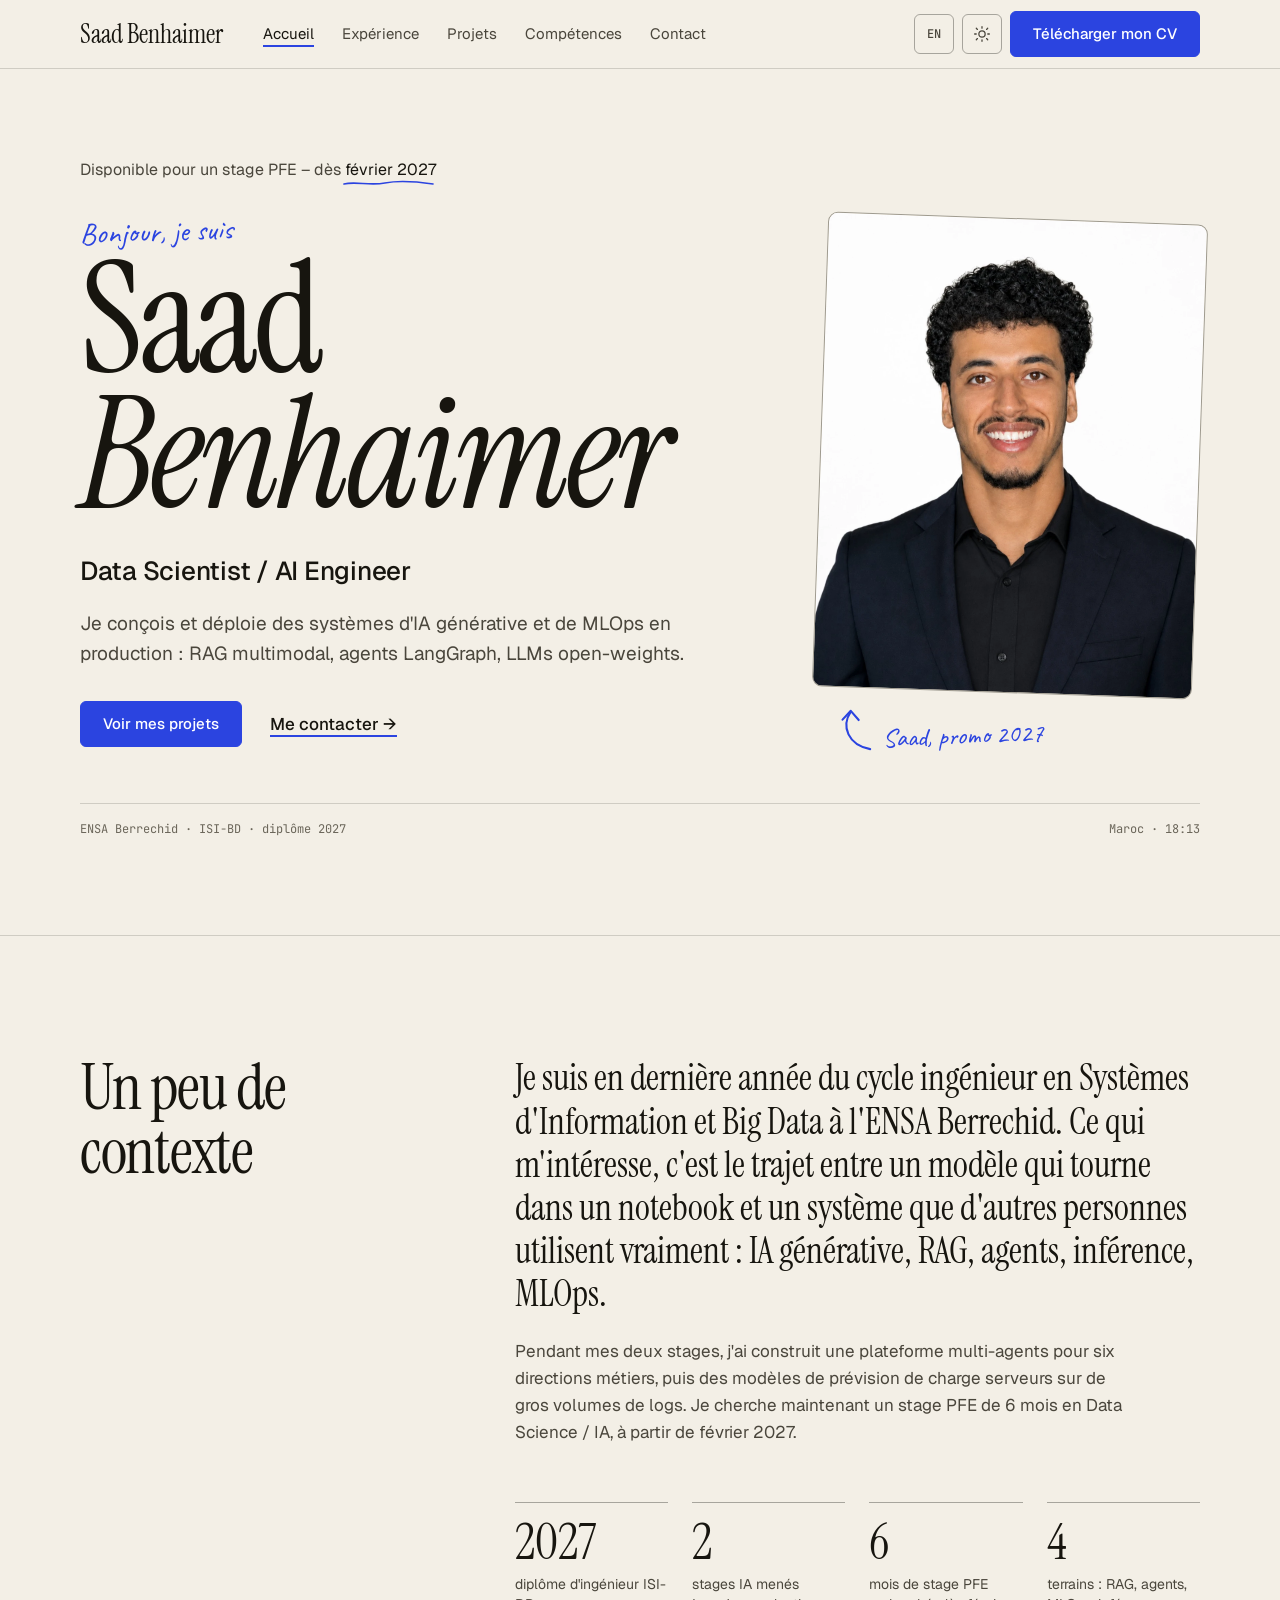
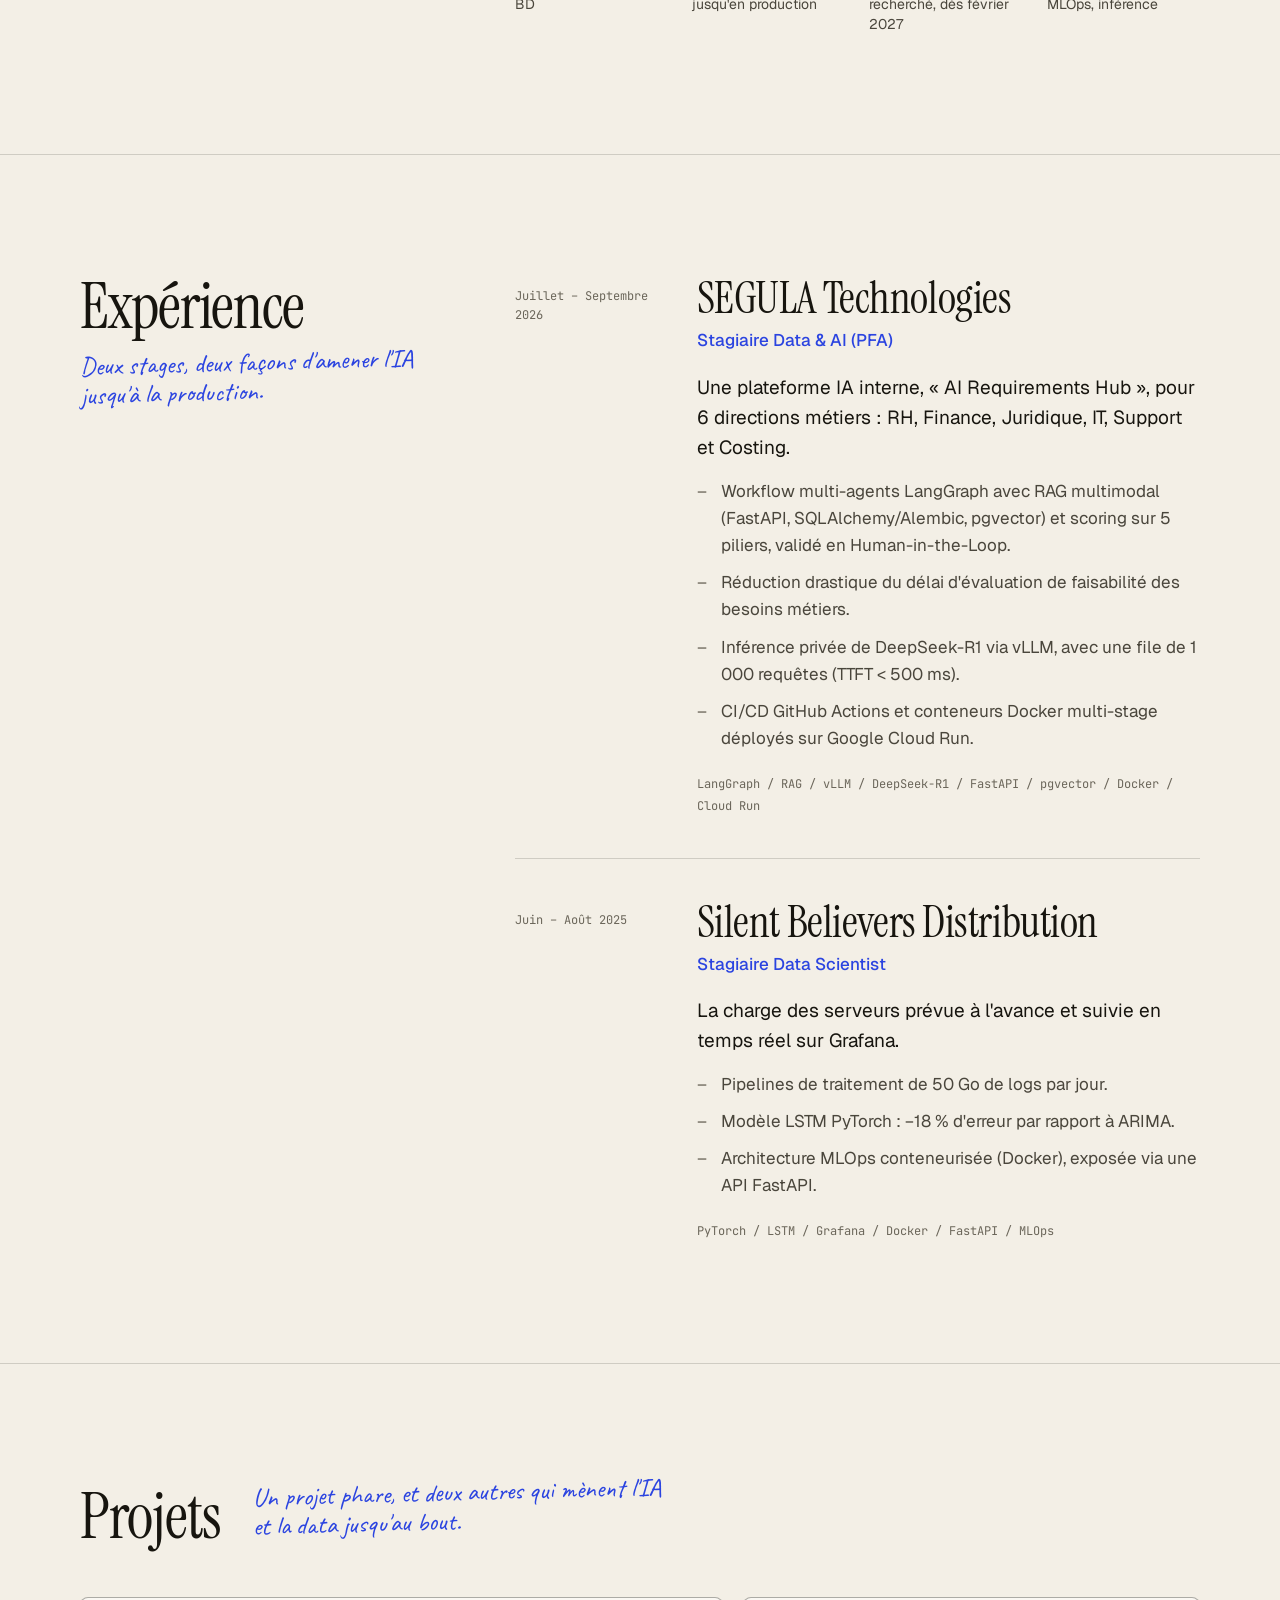
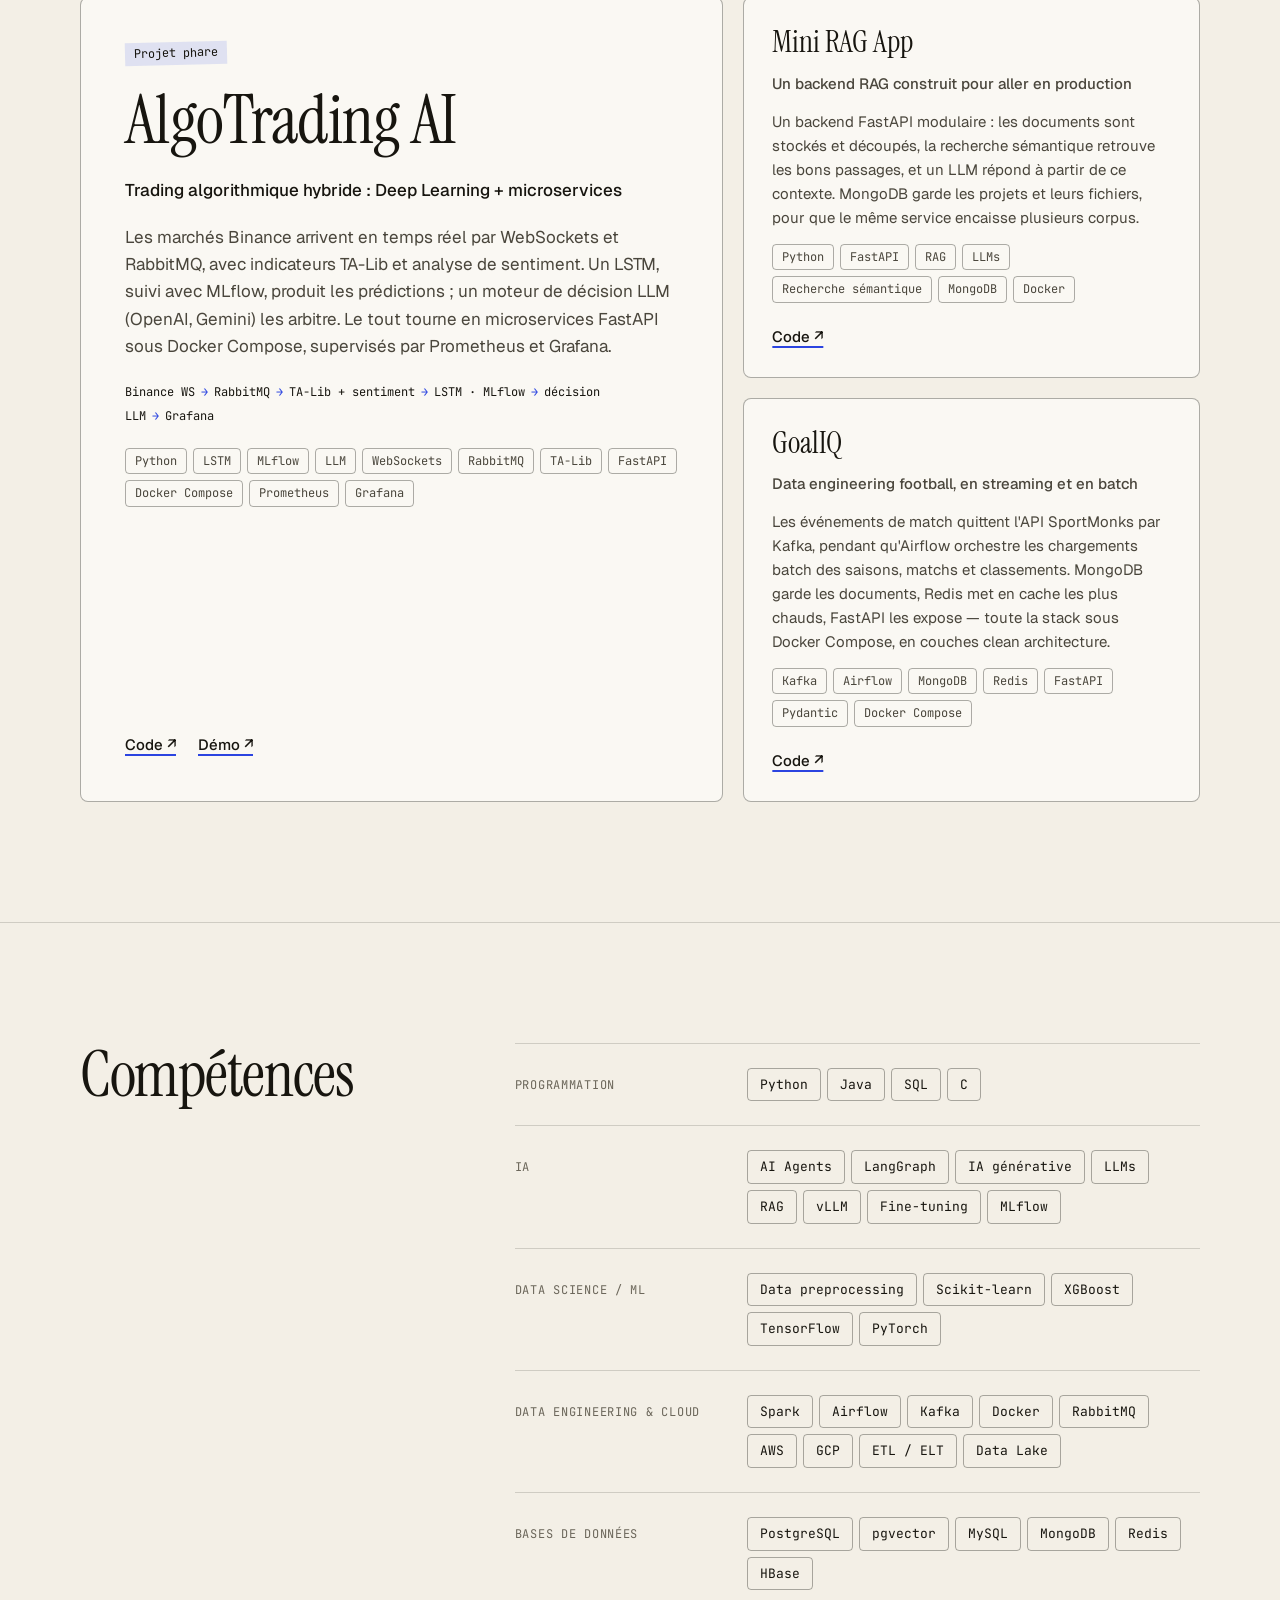
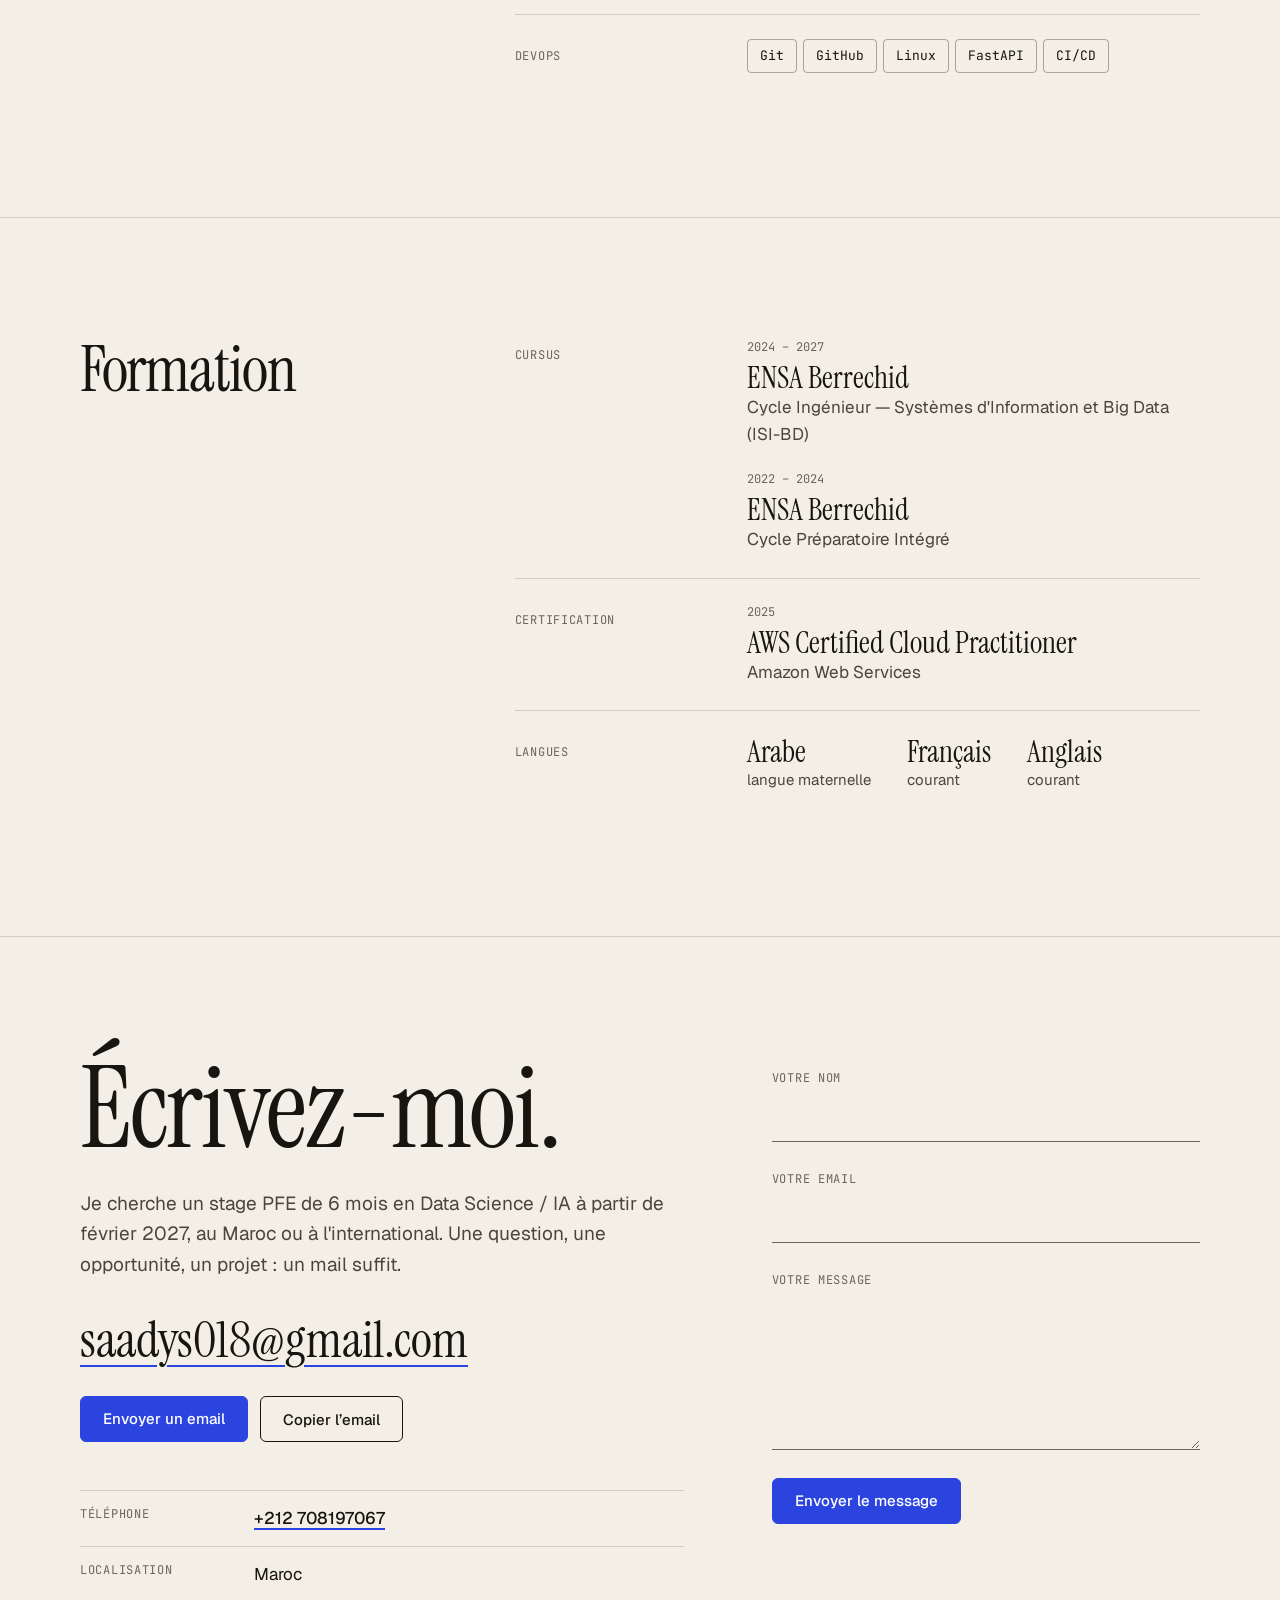
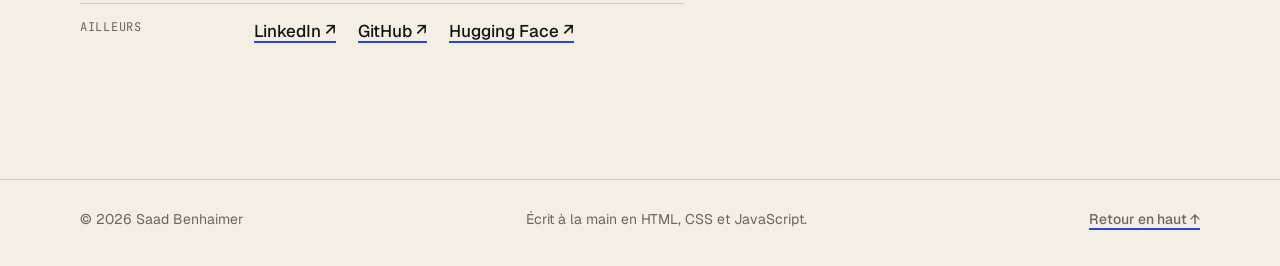
<file: index.html>
<!doctype html>
<html lang="fr" data-theme="dark">
<head>
<meta charset="utf-8">
<meta name="viewport" content="width=device-width, initial-scale=1">
<title>Saad Benhaimer — Data Scientist / AI Engineer</title>

<meta name="description" content="Saad Benhaimer, élève ingénieur en Systèmes d'Information et Big Data à l'ENSA Berrechid (promo 2027). À la recherche d'un stage PFE de 6 mois en Data Science / IA dès février 2027. IA générative, RAG, agents LangGraph, MLOps.">
<meta name="author" content="Saad Benhaimer">
<meta name="theme-color" content="#121110" media="(prefers-color-scheme: dark)">
<meta name="theme-color" content="#F3EFE6" media="(prefers-color-scheme: light)">
<link rel="canonical" href="https://saad-benhaimer.vercel.app/">

<meta property="og:type" content="website">
<meta property="og:locale" content="fr_FR">
<meta property="og:title" content="Saad Benhaimer — Data Scientist / AI Engineer">
<meta property="og:description" content="Élève ingénieur ISI-BD (ENSA Berrechid, promo 2027). Stage PFE de 6 mois en Data Science / IA dès février 2027.">
<meta property="og:url" content="https://saad-benhaimer.vercel.app/">
<meta name="twitter:card" content="summary_large_image">

<link rel="icon" href="assets/img/favicon.svg" type="image/svg+xml">
<link rel="apple-touch-icon" href="assets/img/favicon.svg">

<!-- Thème appliqué AVANT le premier paint : aucun flash, aucun saut -->
<script>
(function () {
  try {
    var s = localStorage.getItem('sb-theme');
    var t = (s === 'light' || s === 'dark')
      ? s
      : (window.matchMedia('(prefers-color-scheme: light)').matches ? 'light' : 'dark');
    document.documentElement.setAttribute('data-theme', t);
    var l = localStorage.getItem('sb-lang');
    if (l === 'en') document.documentElement.setAttribute('data-lang', 'en');
  } catch (e) {}
})();
</script>

<link rel="preconnect" href="https://fonts.googleapis.com">
<link rel="preconnect" href="https://fonts.gstatic.com" crossorigin>
<link rel="preload" as="style" href="https://fonts.googleapis.com/css2?family=Instrument+Serif:ital@0;1&amp;family=Geist:wght@400;500;600&amp;family=JetBrains+Mono:wght@400;500&amp;family=Caveat:wght@500&amp;display=swap">
<link rel="stylesheet" href="https://fonts.googleapis.com/css2?family=Instrument+Serif:ital@0;1&amp;family=Geist:wght@400;500;600&amp;family=JetBrains+Mono:wght@400;500&amp;family=Caveat:wght@500&amp;display=swap">
<link rel="stylesheet" href="assets/css/styles.css?v=2">

<script type="application/ld+json">
{
  "@context": "https://schema.org",
  "@type": "Person",
  "name": "Saad Benhaimer",
  "jobTitle": "Data Scientist / AI Engineer",
  "email": "mailto:saadys018@gmail.com",
  "telephone": "+212708197067",
  "address": { "@type": "PostalAddress", "addressCountry": "MA" },
  "alumniOf": { "@type": "CollegeOrUniversity", "name": "ENSA Berrechid" },
  "knowsAbout": ["Data Science", "Machine Learning", "IA générative", "RAG", "LangGraph", "MLOps", "LLMs"],
  "seeks": "Stage PFE 6 mois en Data Science / IA — février 2027"
}
</script>
</head>

<body>
<a class="skip-link" href="#accueil" data-en="Skip to content">Aller au contenu</a>

<!-- ══════════════════ NAVBAR ══════════════════ -->
<header class="site-header" id="site-header">
  <div class="shell header-inner">
    <a class="brand" href="#accueil">Saad Benhaimer</a>

    <nav class="nav" id="primary-nav" aria-label="Navigation principale">
      <a href="#accueil"      class="nav-link is-active" data-en="Home">Accueil</a>
      <a href="#experience"   class="nav-link" data-en="Experience">Expérience</a>
      <a href="#projets"      class="nav-link" data-en="Projects">Projets</a>
      <a href="#competences"  class="nav-link" data-en="Skills">Compétences</a>
      <a href="#contact"      class="nav-link" data-en="Contact">Contact</a>
    </nav>

    <div class="header-actions">
      <button type="button" class="icon-btn" id="lang-btn" aria-label="Switch to English" title="Switch to English">
        <span id="lang-label">EN</span>
      </button>

      <button type="button" class="icon-btn" id="theme-btn" aria-label="Changer de thème" title="Changer de thème" aria-pressed="false">
        <svg class="ico ico-moon" width="18" height="18" viewBox="0 0 24 24" fill="none" stroke="currentColor" stroke-width="1.7" stroke-linecap="round" stroke-linejoin="round" aria-hidden="true"><path d="M12 3a6 6 0 0 0 9 9 9 9 0 1 1-9-9Z"/></svg>
        <svg class="ico ico-sun" width="18" height="18" viewBox="0 0 24 24" fill="none" stroke="currentColor" stroke-width="1.7" stroke-linecap="round" stroke-linejoin="round" aria-hidden="true"><circle cx="12" cy="12" r="4.2"/><path d="M12 2.2v2.1M12 19.7v2.1M4.4 4.4l1.5 1.5M18.1 18.1l1.5 1.5M2.2 12h2.1M19.7 12h2.1M4.4 19.6l1.5-1.5M18.1 5.9l1.5-1.5"/></svg>
      </button>

      <a class="btn btn-primary btn-cv" href="assets/cv/Saad_Benhaimer_CV.pdf?v=3" download data-en="Download my CV">Télécharger mon CV</a>

      <button type="button" class="icon-btn burger" id="burger" aria-label="Ouvrir le menu" aria-expanded="false" aria-controls="mobile-menu">
        <svg width="18" height="18" viewBox="0 0 24 24" fill="none" stroke="currentColor" stroke-width="1.8" stroke-linecap="round" aria-hidden="true"><path d="M3.5 7h17M3.5 12h17M3.5 17h17"/></svg>
      </button>
    </div>
  </div>

  <nav class="mobile-menu" id="mobile-menu" aria-label="Navigation mobile" hidden>
    <a href="#accueil"     data-en="Home">Accueil</a>
    <a href="#a-propos"    data-en="About">À propos</a>
    <a href="#experience"  data-en="Experience">Expérience</a>
    <a href="#projets"     data-en="Projects">Projets</a>
    <a href="#competences" data-en="Skills">Compétences</a>
    <a href="#formation"   data-en="Education">Formation</a>
    <a href="#contact"     data-en="Contact">Contact</a>
    <a href="assets/cv/Saad_Benhaimer_CV.pdf?v=3" download class="mobile-cv" data-en="Download my CV">Télécharger mon CV ↓</a>
  </nav>
</header>

<main>

<!-- ══════════════════ HERO ══════════════════ -->
<section id="accueil" class="hero">
  <div class="shell hero-inner">
    <div class="hero-text">
      <p class="hero-avail">
        <span data-en="Available for an end-of-studies internship – from">Disponible pour un stage PFE – dès</span>
        <span class="squiggle">
          <span data-en="February 2027">février 2027</span>
          <svg viewBox="0 0 200 14" preserveAspectRatio="none" aria-hidden="true"><path d="M2 8 C 28 2, 58 12, 92 6 S 160 3, 198 8" fill="none" stroke="currentColor" stroke-width="3.2" stroke-linecap="round"/></svg>
        </span>
      </p>

      <p class="hand hero-hello" data-en="Hello, I am">Bonjour, je suis</p>
      <h1 class="hero-name">Saad <em>Benhaimer</em></h1>
      <p class="hero-role">Data Scientist / AI Engineer</p>
      <p class="hero-pitch" data-en="I design and ship generative-AI and MLOps systems into production: multimodal RAG, LangGraph agents, open-weight LLMs.">Je conçois et déploie des systèmes d'IA générative et de MLOps en production : RAG multimodal, agents LangGraph, LLMs open-weights.</p>

      <div class="hero-cta">
        <a class="btn btn-primary" href="#projets" data-en="See my projects">Voir mes projets</a>
        <a class="link-accent" href="#contact" data-en="Get in touch →">Me contacter →</a>
      </div>
    </div>

    <figure class="hero-figure">
      <div class="photo">
        <img src="assets/img/saad.webp" alt="Portrait de Saad Benhaimer" width="1122" height="1402" loading="eager" decoding="async" id="hero-photo">
        <div class="photo-ph" id="photo-ph" aria-hidden="true">
          <span class="photo-initials">SB</span>
          <span class="hand photo-hint">ta photo ici → assets/img/saad.webp</span>
        </div>
      </div>
      <figcaption class="hand photo-caption">
        <svg width="38" height="48" viewBox="0 0 40 50" fill="none" stroke="currentColor" stroke-width="2.2" stroke-linecap="round" stroke-linejoin="round" aria-hidden="true"><path d="M33 47C10 42 3 22 14 7"/><path d="M5 15l9-9 8 10"/></svg>
        <span data-en="Saad, class of 2027">Saad, promo 2027</span>
      </figcaption>
    </figure>

    <p class="hero-meta">
      <span data-en="ENSA Berrechid · ISI-BD · graduating 2027">ENSA Berrechid · ISI-BD · diplôme 2027</span>
      <span><span data-en="Morocco">Maroc</span> · <time id="clock">—:—</time></span>
    </p>
  </div>
</section>

<!-- ══════════════════ À PROPOS ══════════════════ -->
<section id="a-propos" class="band">
  <div class="shell cols">
    <div class="col-4">
      <h2 class="h-serif" data-en="A bit of context">Un peu de contexte</h2>
    </div>
    <div class="col-8">
      <p class="lede" data-en="I am in the final year of the engineering programme in Information Systems &amp; Big Data at ENSA Berrechid. What interests me is the journey between a model running in a notebook and a system other people actually use: generative AI, RAG, agents, inference, MLOps.">Je suis en dernière année du cycle ingénieur en Systèmes d'Information et Big Data à l'ENSA Berrechid. Ce qui m'intéresse, c'est le trajet entre un modèle qui tourne dans un notebook et un système que d'autres personnes utilisent vraiment : IA générative, RAG, agents, inférence, MLOps.</p>
      <p class="muted about-p" data-en="During my two internships I built a multi-agent platform for six business departments, then server-load forecasting models on large volumes of logs. I am now looking for a 6-month end-of-studies internship in Data Science / AI, starting February 2027.">Pendant mes deux stages, j'ai construit une plateforme multi-agents pour six directions métiers, puis des modèles de prévision de charge serveurs sur de gros volumes de logs. Je cherche maintenant un stage PFE de 6 mois en Data Science / IA, à partir de février 2027.</p>

      <div class="stats">
        <div class="stat"><p class="stat-n">2027</p><p class="stat-l" data-en="engineering degree, ISI-BD">diplôme d'ingénieur ISI-BD</p></div>
        <div class="stat"><p class="stat-n">2</p><p class="stat-l" data-en="AI internships taken through to production">stages IA menés jusqu'en production</p></div>
        <div class="stat"><p class="stat-n">6</p><p class="stat-l" data-en="months of end-of-studies internship, from February 2027">mois de stage PFE recherché, dès février 2027</p></div>
        <div class="stat"><p class="stat-n">4</p><p class="stat-l" data-en="fields: RAG, agents, MLOps, inference">terrains : RAG, agents, MLOps, inférence</p></div>
      </div>
    </div>
  </div>
</section>

<!-- ══════════════════ EXPÉRIENCE ══════════════════ -->
<section id="experience" class="band">
  <div class="shell cols">
    <div class="col-4">
      <h2 class="h-serif" data-en="Experience">Expérience</h2>
      <p class="hand section-note" data-en="Two internships, two ways of taking AI all the way to production.">Deux stages, deux façons d'amener l'IA jusqu'à la production.</p>
    </div>

    <div class="col-8">
      <article class="xp">
        <p class="xp-date" data-en="July – September 2026">Juillet – Septembre 2026</p>
        <div class="xp-body">
          <h3 class="xp-org">SEGULA Technologies</h3>
          <p class="xp-role" data-en="Data &amp; AI Intern (PFA)">Stagiaire Data &amp; AI (PFA)</p>
          <p class="xp-lede" data-en="An internal AI platform, “AI Requirements Hub”, for 6 business departments: HR, Finance, Legal, IT, Support and Costing.">Une plateforme IA interne, « AI Requirements Hub », pour 6 directions métiers : RH, Finance, Juridique, IT, Support et Costing.</p>
          <ul class="dash-list">
            <li data-en="LangGraph multi-agent workflow with multimodal RAG (FastAPI, SQLAlchemy/Alembic, pgvector) and 5-pillar scoring, validated Human-in-the-Loop.">Workflow multi-agents LangGraph avec RAG multimodal (FastAPI, SQLAlchemy/Alembic, pgvector) et scoring sur 5 piliers, validé en Human-in-the-Loop.</li>
            <li data-en="Drastic reduction of the feasibility-assessment lead time for business requirements.">Réduction drastique du délai d'évaluation de faisabilité des besoins métiers.</li>
            <li data-en="Private inference of DeepSeek-R1 via vLLM, with a 1,000-request queue (TTFT &lt; 500 ms).">Inférence privée de DeepSeek-R1 via vLLM, avec une file de 1 000 requêtes (TTFT &lt; 500 ms).</li>
            <li data-en="GitHub Actions CI/CD and multi-stage Docker containers deployed on Google Cloud Run.">CI/CD GitHub Actions et conteneurs Docker multi-stage déployés sur Google Cloud Run.</li>
          </ul>
          <p class="mono-stack">LangGraph / RAG / vLLM / DeepSeek-R1 / FastAPI / pgvector / Docker / Cloud Run</p>
        </div>
      </article>

      <article class="xp xp-sep">
        <p class="xp-date" data-en="June – August 2025">Juin – Août 2025</p>
        <div class="xp-body">
          <h3 class="xp-org">Silent Believers Distribution</h3>
          <p class="xp-role" data-en="Data Scientist Intern">Stagiaire Data Scientist</p>
          <p class="xp-lede" data-en="Server load forecast ahead of time and tracked live on Grafana.">La charge des serveurs prévue à l'avance et suivie en temps réel sur Grafana.</p>
          <ul class="dash-list">
            <li data-en="Pipelines processing 50 GB of logs per day.">Pipelines de traitement de 50 Go de logs par jour.</li>
            <li data-en="PyTorch LSTM model: −18 % error compared with ARIMA.">Modèle LSTM PyTorch : −18 % d'erreur par rapport à ARIMA.</li>
            <li data-en="Containerised MLOps architecture (Docker), exposed through a FastAPI API.">Architecture MLOps conteneurisée (Docker), exposée via une API FastAPI.</li>
          </ul>
          <p class="mono-stack">PyTorch / LSTM / Grafana / Docker / FastAPI / MLOps</p>
        </div>
      </article>
    </div>
  </div>
</section>

<!-- ══════════════════ PROJETS ══════════════════ -->
<section id="projets" class="band">
  <div class="shell">
    <div class="section-head">
      <h2 class="h-serif" data-en="Projects">Projets</h2>
      <p class="hand section-note" data-en="One flagship project, and two more that take AI and data all the way.">Un projet phare, et deux autres qui mènent l'IA et la data jusqu'au bout.</p>
    </div>

    <div class="projects">
      <article class="card card-main">
        <p class="badge" data-en="Flagship project">Projet phare</p>
        <h3 class="card-title">AlgoTrading AI</h3>
        <p class="card-sub" data-en="Hybrid algorithmic trading: Deep Learning + microservices">Trading algorithmique hybride : Deep Learning + microservices</p>
        <p class="muted" data-en="Binance markets stream in live over WebSockets and RabbitMQ, with TA-Lib indicators and sentiment analysis. An LSTM, tracked with MLflow, produces the predictions; an LLM decision engine (OpenAI, Gemini) arbitrates them. Everything runs as FastAPI microservices under Docker Compose, supervised by Prometheus and Grafana.">Les marchés Binance arrivent en temps réel par WebSockets et RabbitMQ, avec indicateurs TA-Lib et analyse de sentiment. Un LSTM, suivi avec MLflow, produit les prédictions ; un moteur de décision LLM (OpenAI, Gemini) les arbitre. Le tout tourne en microservices FastAPI sous Docker Compose, supervisés par Prometheus et Grafana.</p>

        <p class="pipeline">Binance WS<i>→</i>RabbitMQ<i>→</i><span data-en="TA-Lib + sentiment">TA-Lib + sentiment</span><i>→</i>LSTM · MLflow<i>→</i><span data-en="LLM decision">décision LLM</span><i>→</i>Grafana</p>

        <div class="tags">
          <span class="tag">Python</span><span class="tag">LSTM</span><span class="tag">MLflow</span><span class="tag">LLM</span><span class="tag">WebSockets</span><span class="tag">RabbitMQ</span><span class="tag">TA-Lib</span><span class="tag">FastAPI</span><span class="tag">Docker Compose</span><span class="tag">Prometheus</span><span class="tag">Grafana</span>
        </div>

        <div class="card-links">
          <a class="link-accent" href="https://github.com/saadys" target="_blank" rel="noopener noreferrer">Code ↗</a>
          <a class="link-accent" href="https://github.com/saadys" target="_blank" rel="noopener noreferrer" data-en="Demo ↗">Démo ↗</a>
        </div>
      </article>

      <div class="projects-side">
        <article class="card card-side">
          <h3 class="side-title">Mini RAG App</h3>
          <p class="side-sub" data-en="A RAG backend built to go into production">Un backend RAG construit pour aller en production</p>
          <p class="muted" data-en="A modular FastAPI backend: documents are stored and chunked, semantic search finds the right passages, and an LLM answers from that retrieved context. MongoDB holds the projects and their assets, so the same service takes on several corpora.">Un backend FastAPI modulaire : les documents sont stockés et découpés, la recherche sémantique retrouve les bons passages, et un LLM répond à partir de ce contexte. MongoDB garde les projets et leurs fichiers, pour que le même service encaisse plusieurs corpus.</p>
          <div class="tags"><span class="tag">Python</span><span class="tag">FastAPI</span><span class="tag">RAG</span><span class="tag">LLMs</span><span class="tag" data-en="Semantic search">Recherche sémantique</span><span class="tag">MongoDB</span><span class="tag">Docker</span></div>
          <div class="card-links">
            <a class="link-accent" href="https://github.com/saadys/mini-rag-app" target="_blank" rel="noopener noreferrer">Code ↗</a>
          </div>
        </article>

        <article class="card card-side">
          <h3 class="side-title">GoalIQ</h3>
          <p class="side-sub" data-en="Football data engineering, streaming and batch">Data engineering football, en streaming et en batch</p>
          <p class="muted" data-en="Live match events leave the SportMonks API through Kafka, while Airflow orchestrates the batch loads of seasons, fixtures and standings. MongoDB keeps the documents, Redis caches the hot ones, FastAPI serves them — the whole stack under Docker Compose, in clean-architecture layers.">Les événements de match quittent l'API SportMonks par Kafka, pendant qu'Airflow orchestre les chargements batch des saisons, matchs et classements. MongoDB garde les documents, Redis met en cache les plus chauds, FastAPI les expose — toute la stack sous Docker Compose, en couches clean architecture.</p>
          <div class="tags"><span class="tag">Kafka</span><span class="tag">Airflow</span><span class="tag">MongoDB</span><span class="tag">Redis</span><span class="tag">FastAPI</span><span class="tag">Pydantic</span><span class="tag">Docker Compose</span></div>
          <div class="card-links">
            <a class="link-accent" href="https://github.com/saadys/GoalIQ-" target="_blank" rel="noopener noreferrer">Code ↗</a>
          </div>
        </article>
      </div>
    </div>
  </div>
</section>

<!-- ══════════════════ COMPÉTENCES ══════════════════ -->
<section id="competences" class="band">
  <div class="shell cols">
    <div class="col-4">
      <h2 class="h-serif" data-en="Skills">Compétences</h2>
    </div>
    <div class="col-8">
      <div class="skill-row">
        <h3 class="skill-group" data-en="Programming">Programmation</h3>
        <div class="tags tags-lg"><span class="tag">Python</span><span class="tag">Java</span><span class="tag">SQL</span><span class="tag">C</span></div>
      </div>
      <div class="skill-row">
        <h3 class="skill-group" data-en="AI">IA</h3>
        <div class="tags tags-lg"><span class="tag">AI Agents</span><span class="tag">LangGraph</span><span class="tag" data-en="Generative AI">IA générative</span><span class="tag">LLMs</span><span class="tag">RAG</span><span class="tag">vLLM</span><span class="tag">Fine-tuning</span><span class="tag">MLflow</span></div>
      </div>
      <div class="skill-row">
        <h3 class="skill-group">Data Science / ML</h3>
        <div class="tags tags-lg"><span class="tag">Data preprocessing</span><span class="tag">Scikit-learn</span><span class="tag">XGBoost</span><span class="tag">TensorFlow</span><span class="tag">PyTorch</span></div>
      </div>
      <div class="skill-row">
        <h3 class="skill-group">Data Engineering &amp; Cloud</h3>
        <div class="tags tags-lg"><span class="tag">Spark</span><span class="tag">Airflow</span><span class="tag">Kafka</span><span class="tag">Docker</span><span class="tag">RabbitMQ</span><span class="tag">AWS</span><span class="tag">GCP</span><span class="tag">ETL / ELT</span><span class="tag">Data Lake</span></div>
      </div>
      <div class="skill-row">
        <h3 class="skill-group" data-en="Databases">Bases de données</h3>
        <div class="tags tags-lg"><span class="tag">PostgreSQL</span><span class="tag">pgvector</span><span class="tag">MySQL</span><span class="tag">MongoDB</span><span class="tag">Redis</span><span class="tag">HBase</span></div>
      </div>
      <div class="skill-row">
        <h3 class="skill-group">DevOps</h3>
        <div class="tags tags-lg"><span class="tag">Git</span><span class="tag">GitHub</span><span class="tag">Linux</span><span class="tag">FastAPI</span><span class="tag">CI/CD</span></div>
      </div>
    </div>
  </div>
</section>

<!-- ══════════════════ FORMATION ══════════════════ -->
<section id="formation" class="band">
  <div class="shell cols">
    <div class="col-4">
      <h2 class="h-serif" data-en="Education">Formation</h2>
    </div>
    <div class="col-8">
      <div class="skill-row skill-row-first">
        <h3 class="skill-group" data-en="Programme">Cursus</h3>
        <div class="edu">
          <p class="mono-date">2024 – 2027</p>
          <p class="edu-title">ENSA Berrechid</p>
          <p class="muted" data-en="Engineering programme — Information Systems &amp; Big Data (ISI-BD)">Cycle Ingénieur — Systèmes d'Information et Big Data (ISI-BD)</p>
          <p class="mono-date edu-gap">2022 – 2024</p>
          <p class="edu-title">ENSA Berrechid</p>
          <p class="muted" data-en="Integrated preparatory cycle">Cycle Préparatoire Intégré</p>
        </div>
      </div>

      <div class="skill-row">
        <h3 class="skill-group" data-en="Certification">Certification</h3>
        <div class="edu">
          <p class="mono-date">2025</p>
          <p class="edu-title">AWS Certified Cloud Practitioner</p>
          <p class="muted">Amazon Web Services</p>
        </div>
      </div>

      <div class="skill-row">
        <h3 class="skill-group" data-en="Languages">Langues</h3>
        <div class="langs">
          <p><span class="lang-n" data-en="Arabic">Arabe</span><span class="muted lang-l" data-en="native">langue maternelle</span></p>
          <p><span class="lang-n" data-en="French">Français</span><span class="muted lang-l" data-en="fluent">courant</span></p>
          <p><span class="lang-n" data-en="English">Anglais</span><span class="muted lang-l" data-en="fluent">courant</span></p>
        </div>
      </div>
    </div>
  </div>
</section>

<!-- ══════════════════ CONTACT ══════════════════ -->
<section id="contact" class="band">
  <div class="shell contact-grid">
    <div class="contact-left">
      <h2 class="contact-h" data-en="Write to me.">Écrivez-moi.</h2>
      <p class="contact-lede" data-en="I am looking for a 6-month end-of-studies internship in Data Science / AI starting February 2027, in Morocco or abroad. A question, an opportunity, a project: one email is enough.">Je cherche un stage PFE de 6 mois en Data Science / IA à partir de février 2027, au Maroc ou à l'international. Une question, une opportunité, un projet : un mail suffit.</p>

      <a class="contact-mail" href="mailto:saadys018@gmail.com">saadys018@gmail.com</a>

      <div class="contact-actions">
        <a class="btn btn-primary" href="mailto:saadys018@gmail.com?subject=Stage%20PFE%20Data%20Science%20%2F%20IA" data-en="Send an email">Envoyer un email</a>
        <button type="button" class="btn btn-ghost" id="copy-btn" data-copy="saadys018@gmail.com" data-en="Copy email">Copier l'email</button>
      </div>

      <div class="contact-rows">
        <div class="crow"><span class="crow-k" data-en="Phone">Téléphone</span><a class="link-accent" href="tel:+212708197067">+212 708197067</a></div>
        <div class="crow"><span class="crow-k" data-en="Location">Localisation</span><span data-en="Morocco">Maroc</span></div>
        <div class="crow"><span class="crow-k" data-en="Elsewhere">Ailleurs</span>
          <span class="crow-links">
            <a class="link-accent" href="https://www.linkedin.com/in/saad-benhaimer-03a962287/" target="_blank" rel="noopener noreferrer">LinkedIn ↗</a>
            <a class="link-accent" href="https://github.com/saadys?tab=repositories" target="_blank" rel="noopener noreferrer">GitHub ↗</a>
            <a class="link-accent" href="https://huggingface.co/saadys018" target="_blank" rel="noopener noreferrer">Hugging Face ↗</a>
          </span>
        </div>
      </div>
    </div>

    <form class="contact-form" id="contact-form" novalidate>
      <label class="field">
        <span class="field-k" data-en="Your name">Votre nom</span>
        <input type="text" name="name" id="f-name" autocomplete="name" required>
      </label>
      <label class="field">
        <span class="field-k" data-en="Your email">Votre email</span>
        <input type="email" name="email" id="f-email" autocomplete="email" required>
      </label>
      <label class="field">
        <span class="field-k" data-en="Your message">Votre message</span>
        <textarea name="message" id="f-message" rows="5" required></textarea>
      </label>
      <button type="submit" class="btn btn-primary form-submit" data-en="Send the message">Envoyer le message</button>
      <p class="form-note" id="form-note" role="status" aria-live="polite"></p>
    </form>
  </div>
</section>

</main>

<!-- ══════════════════ FOOTER ══════════════════ -->
<footer class="site-footer">
  <div class="shell footer-inner">
    <p>© 2026 Saad Benhaimer</p>
    <p data-en="Hand-written in HTML, CSS and JavaScript.">Écrit à la main en HTML, CSS et JavaScript.</p>
    <a class="link-accent" href="#accueil" data-en="Back to top ↑">Retour en haut ↑</a>
  </div>
</footer>

<script src="assets/js/main.js?v=2" defer></script>
</body>
</html>
</file>
<file: assets/css/styles.css>
/* ============================================================
   Portfolio Saad Benhaimer — V2 « humanisée (éditoriale) »
   Valeurs reprises fidèlement du design de référence.
   ============================================================ */

/* ---------- 1. TOKENS ---------- */

:root {
  /* Dark = thème canonique du design */
  --bg:           #121110;
  --surface:      #1A1917;
  --text:         #ECE7DC;
  --text2:        #B5AEA0;
  --text3:        #8E887B;
  --rule:         rgba(236, 231, 220, .14);
  --rule-strong:  rgba(236, 231, 220, .30);
  --accent:       #8DA6FF;
  --accent-strong:#3F5BFF;
  --hl:           rgba(141, 166, 255, .20);
  --photo-bg:     #2A2823;
  --on-accent:    #ffffff;

  --serif: 'Instrument Serif', Georgia, 'Times New Roman', serif;
  --sans:  'Geist', ui-sans-serif, system-ui, -apple-system, 'Segoe UI', sans-serif;
  --mono:  'JetBrains Mono', ui-monospace, SFMono-Regular, Menlo, monospace;
  --hand:  'Caveat', 'Segoe Script', cursive;

  --shell:   1200px;
  --gutter:  40px;
  --band-y:  120px;
  --h1-min:  76px;
  --header-h: 68px;

  --ease: cubic-bezier(.2, .7, .3, 1);
  --t-fast: 120ms var(--ease);
  --t: 180ms var(--ease);

  color-scheme: dark;
}

/* Light : tokens du design (bg crème, accent bleu profond) */
:root[data-theme="light"] {
  --bg:           #F3EFE6;
  --surface:      #FAF8F3;
  --text:         #17150F;
  --text2:        #4A463C;
  --text3:        #6B665A;
  --rule:         rgba(23, 21, 15, .16);
  --rule-strong:  rgba(23, 21, 15, .34);
  --accent:       #2B44E0;
  --accent-strong:#2B44E0;
  --hl:           rgba(43, 68, 224, .13);
  --photo-bg:     #E6E0D2;
  color-scheme: light;
}

/* ---------- 2. RESET / BASE ---------- */

*, *::before, *::after { box-sizing: border-box; }

html {
  scroll-behavior: smooth;
  -webkit-text-size-adjust: 100%;
}

body {
  margin: 0;
  background: var(--bg);
  color: var(--text);
  font-family: var(--sans);
  font-size: 17px;
  line-height: 1.6;
  min-height: 100vh;
  -webkit-font-smoothing: antialiased;
  -moz-osx-font-smoothing: grayscale;
  overflow-wrap: break-word;
}

/* Le changement de thème ne doit pas déclencher de transition de masse :
   seules les couleurs locales des contrôles transitionnent. */
img, svg { display: block; max-width: 100%; }
a { color: inherit; }
p { margin: 0; }
h1, h2, h3 { margin: 0; font-weight: 400; }
ul { margin: 0; padding: 0; list-style: none; }
button { font-family: inherit; }

:focus-visible {
  outline: 2px solid var(--accent);
  outline-offset: 3px;
  border-radius: 3px;
}

::selection { background: var(--hl); color: var(--text); }

.shell {
  max-width: var(--shell);
  margin: 0 auto;
  padding-left: var(--gutter);
  padding-right: var(--gutter);
}

.muted { color: var(--text2); }

.skip-link {
  position: absolute;
  left: -9999px;
  top: 0;
  z-index: 100;
  padding: 10px 16px;
  background: var(--accent-strong);
  color: var(--on-accent);
  font-size: 14px;
  text-decoration: none;
  border-radius: 0 0 6px 0;
}
.skip-link:focus { left: 0; }

/* Ancrage : compense le header sticky, sans saut visuel */
section { scroll-margin-top: calc(var(--header-h) + 8px); }

/* ---------- 3. ÉLÉMENTS ÉDITORIAUX ---------- */

.h-serif {
  font-family: var(--serif);
  font-size: clamp(42px, 5vw, 68px);
  line-height: 1;
  letter-spacing: -.02em;
}

.hand {
  font-family: var(--hand);
  color: var(--accent);
  line-height: 1;
}

.section-note {
  margin-top: 14px;
  max-width: 16em;
  font-size: 26px;
  line-height: 1.1;
  transform: rotate(-1.5deg);
  transform-origin: left;
}

.mono-stack,
.mono-date {
  font-family: var(--mono);
  font-size: 12px;
  color: var(--text3);
}
.mono-stack { margin-top: 22px; line-height: 1.8; }

.link-accent {
  font-weight: 500;
  text-decoration: underline;
  text-decoration-color: var(--accent);
  text-underline-offset: 4px;
  text-decoration-thickness: 1.5px;
  transition: color var(--t-fast);
}
.link-accent:hover { color: var(--accent); }

.btn {
  display: inline-flex;
  align-items: center;
  justify-content: center;
  min-height: 46px;
  padding: 0 22px;
  border: 1px solid transparent;
  border-radius: 6px;
  font-size: 15px;
  font-weight: 500;
  text-decoration: none;
  cursor: pointer;
  white-space: nowrap;
  transition: background-color var(--t), border-color var(--t), color var(--t), transform var(--t-fast);
}
.btn:active { transform: translateY(1px); }

.btn-primary {
  background: var(--accent-strong);
  border-color: var(--accent-strong);
  color: var(--on-accent);
}
.btn-primary:hover { filter: brightness(1.12); }

.btn-ghost {
  background: transparent;
  border-color: var(--text);
  color: var(--text);
}
.btn-ghost:hover { background: var(--hl); border-color: var(--accent); }

.tags { display: flex; flex-wrap: wrap; gap: 6px; }
.tag {
  padding: 5px 9px;
  font-family: var(--mono);
  font-size: 12px;
  line-height: 1.2;
  color: var(--text2);
  border: 1px solid var(--rule-strong);
  border-radius: 4px;
  transition: border-color var(--t-fast), color var(--t-fast);
}
.tag:hover { border-color: var(--accent); color: var(--text); }
.tags-lg .tag { padding: 8px 12px; font-size: 13px; color: var(--text); }

/* ---------- 4. NAVBAR ---------- */

.site-header {
  position: sticky;
  top: 0;
  z-index: 20;
  background: var(--bg);
  border-bottom: 1px solid var(--rule);
}

.header-inner {
  padding-top: 8px;
  padding-bottom: 8px;
  min-height: var(--header-h);
  display: flex;
  flex-wrap: wrap;
  align-items: center;
  gap: 8px 40px;
}

.brand {
  font-family: var(--serif);
  font-size: 26px;
  line-height: 1;
  white-space: nowrap;
  text-decoration: none;
}

.nav {
  display: flex;
  flex-wrap: wrap;
  gap: 6px 28px;
  font-size: 15px;
}
.nav-link {
  color: var(--text2);
  text-decoration: none;
  text-decoration-color: var(--accent);
  text-decoration-thickness: 2px;
  text-underline-offset: 6px;
  transition: color var(--t-fast);
}
.nav-link:hover { color: var(--text); }
.nav-link.is-active {
  color: var(--text);
  text-decoration-line: underline;
}

.header-actions {
  margin-left: auto;
  display: flex;
  align-items: center;
  gap: 8px;
}

.icon-btn {
  width: 40px;
  height: 40px;
  flex: 0 0 auto;
  display: grid;
  place-items: center;
  border-radius: 6px;
  border: 1px solid var(--rule-strong);
  background: transparent;
  color: var(--text2);
  font: 500 12px var(--mono);
  cursor: pointer;
  transition: color var(--t-fast), border-color var(--t-fast), background-color var(--t-fast);
}
.icon-btn:hover { color: var(--text); border-color: var(--accent); }

/* Icône thème : une seule visible, bascule immédiate (pur CSS) */
.ico-sun { display: none; }
:root[data-theme="light"] .ico-moon { display: none; }
:root[data-theme="light"] .ico-sun  { display: block; }

.burger { display: none; }

.mobile-menu {
  display: none;
  border-top: 1px solid var(--rule);
  padding: 8px var(--gutter) 16px;
}
.mobile-menu a {
  display: block;
  padding: 11px 0;
  font-size: 17px;
  color: var(--text2);
  text-decoration: none;
  border-bottom: 1px solid var(--rule);
}
.mobile-menu a:hover,
.mobile-menu a.is-active { color: var(--text); }
.mobile-menu .mobile-cv {
  border-bottom: 0;
  margin-top: 6px;
  color: var(--accent);
  font-weight: 500;
}
.mobile-menu[hidden] { display: none; }
.site-header.menu-open .mobile-menu { display: block; }

/* ---------- 5. HERO ---------- */

.hero-inner {
  padding-top: 88px;
  padding-bottom: 96px;
  display: flex;
  flex-wrap: wrap;
  align-items: flex-end;
  gap: 56px 72px;
}

.hero-text { flex: 7 1 520px; min-width: 0; }

.hero-avail { font-size: 16px; color: var(--text2); }
.hero-avail > .squiggle { color: var(--text); }

.squiggle { position: relative; white-space: nowrap; }
.squiggle > svg {
  position: absolute;
  left: -2%;
  width: 104%;
  bottom: -7px;
  height: 7px;
  color: var(--accent);
}

.hero-hello {
  margin-top: 36px;
  font-size: 30px;
  transform: rotate(-2deg);
  transform-origin: left;
}

.hero-name {
  margin-top: 4px;
  font-family: var(--serif);
  font-size: clamp(var(--h1-min), 12vw, 168px);
  line-height: .88;
  letter-spacing: -.025em;
}
.hero-name em { display: block; font-style: italic; }

.hero-role {
  margin-top: 28px;
  font-size: 26px;
  font-weight: 500;
  letter-spacing: -.01em;
}

.hero-pitch {
  margin-top: 16px;
  max-width: 34em;
  font-size: 19px;
  color: var(--text2);
}

.hero-cta {
  margin-top: 32px;
  display: flex;
  flex-wrap: wrap;
  align-items: center;
  gap: 16px 28px;
}
.hero-cta .link-accent { text-underline-offset: 5px; }

.hero-figure {
  flex: 4 1 300px;
  max-width: 380px;
  margin: 0 0 0 auto;
}

.photo {
  position: relative;
  aspect-ratio: 4 / 5;
  border-radius: 10px;
  border: 1px solid var(--rule-strong);
  background: var(--photo-bg);
  transform: rotate(2deg);
  overflow: hidden;
}
/* L'image reste masquée tant qu'elle n'a pas réellement chargé :
   aucune icône « image cassée » si assets/img/saad.jpg n'existe pas encore. */
.photo img { display: none; }
.photo.has-img img {
  display: block;
  width: 100%;
  height: 100%;
  object-fit: cover;
  object-position: center 20%;
}
.photo-ph {
  position: absolute;
  inset: 0;
  display: flex;
  flex-direction: column;
  align-items: center;
  justify-content: center;
  gap: 4px;
  text-align: center;
  padding: 12px;
}
.photo-initials {
  font-family: var(--serif);
  font-style: italic;
  font-size: clamp(72px, 16vw, 120px);
  line-height: 1;
  color: var(--text3);
}
.photo-hint { font-size: 22px; }
/* Dès que la vraie photo est chargée, le placeholder disparaît (classe posée par le JS) */
.photo.has-img .photo-ph { display: none; }

.photo-caption {
  display: flex;
  align-items: flex-end;
  gap: 6px;
  margin: 6px 0 0 18px;
  font-size: 26px;
  transform: rotate(-2deg);
}

.hero-meta {
  flex: 1 1 100%;
  padding-top: 16px;
  border-top: 1px solid var(--rule);
  display: flex;
  flex-wrap: wrap;
  justify-content: space-between;
  gap: 6px 24px;
  font-family: var(--mono);
  font-size: 12px;
  color: var(--text3);
}

/* ---------- 6. BANDES & COLONNES ---------- */

.band { border-top: 1px solid var(--rule); }
.band > .shell {
  padding-top: var(--band-y);
  padding-bottom: var(--band-y);
}

.cols {
  display: flex;
  flex-wrap: wrap;
  gap: 36px 72px;
}
.col-4 { flex: 4 1 260px; min-width: 0; }
.col-8 { flex: 8 1 480px; min-width: 0; }

.section-head {
  margin-bottom: 48px;
  display: flex;
  flex-wrap: wrap;
  align-items: flex-end;
  gap: 8px 32px;
}
.section-head .section-note { margin: 0; padding-bottom: 8px; }

/* ---------- 7. À PROPOS ---------- */

.lede {
  max-width: 20em;
  font-family: var(--serif);
  font-size: 36px;
  line-height: 1.2;
}
.about-p { margin-top: 22px; max-width: 36em; }

.stats {
  margin-top: 56px;
  display: grid;
  grid-template-columns: repeat(auto-fit, minmax(130px, 1fr));
  gap: 32px 24px;
}
.stat { padding-top: 14px; border-top: 1px solid var(--rule-strong); }
.stat-n {
  white-space: nowrap;
  font-family: var(--serif);
  font-size: 50px;
  line-height: 1;
}
.stat-l { margin-top: 8px; font-size: 14px; line-height: 1.4; color: var(--text2); }

/* ---------- 8. EXPÉRIENCE ---------- */

.xp {
  display: flex;
  flex-wrap: wrap;
  gap: 14px 32px;
  padding-bottom: 40px;
}
.xp-sep {
  padding-top: 40px;
  padding-bottom: 0;
  border-top: 1px solid var(--rule);
}
.xp-date {
  flex: 0 0 150px;
  padding-top: 12px;
  font-family: var(--mono);
  font-size: 12px;
  color: var(--text3);
}
.xp-body { flex: 1 1 320px; min-width: 0; }
.xp-org {
  font-family: var(--serif);
  font-size: 44px;
  line-height: 1.05;
  letter-spacing: -.01em;
}
.xp-role { margin-top: 6px; font-weight: 500; color: var(--accent); }
.xp-lede { margin-top: 18px; font-size: 19px; }

.dash-list {
  margin-top: 14px;
  display: flex;
  flex-direction: column;
  gap: 10px;
  color: var(--text2);
}
.dash-list li { padding-left: 24px; position: relative; }
.dash-list li::before {
  content: "–";
  position: absolute;
  left: 0;
  color: var(--text3);
}

/* ---------- 9. PROJETS ---------- */

.projects {
  display: flex;
  flex-wrap: wrap;
  gap: 20px;
  align-items: stretch;
}

.card {
  display: flex;
  flex-direction: column;
  border-radius: 8px;
}

.card-main {
  flex: 7 1 480px;
  min-width: 0;
  padding: 44px;
  gap: 20px;
  background: var(--surface);
  border: 1px solid var(--rule-strong);
  transition: border-color var(--t);
}
.card-main:hover { border-color: var(--accent); }

.badge {
  align-self: flex-start;
  padding: 2px 9px;
  font-family: var(--mono);
  font-size: 12px;
  background: var(--hl);
  transform: rotate(-1.5deg);
}

.card-title {
  font-family: var(--serif);
  font-size: clamp(44px, 6vw, 68px);
  line-height: 1.05;
  letter-spacing: -.01em;
}
.card-sub { font-weight: 500; }

.pipeline {
  font-family: var(--mono);
  font-size: 12px;
  line-height: 2;
}
.pipeline i { color: var(--accent); padding: 0 6px; font-style: normal; }

.card-links {
  margin-top: auto;
  padding-top: 8px;
  display: flex;
  gap: 22px;
  font-size: 15px;
  font-weight: 500;
}

.projects-side {
  flex: 5 1 340px;
  min-width: 0;
  display: flex;
  flex-direction: column;
  gap: 20px;
}

.card-side {
  flex: 1;
  padding: 28px;
  gap: 14px;
  background: var(--surface);
  border: 1px solid var(--rule-strong);
  transition: border-color var(--t);
}
.card-side:hover { border-color: var(--accent); }
.side-title {
  font-family: var(--serif);
  font-size: 30px;
  line-height: 1.05;
}
.side-sub { font-size: 15px; font-weight: 500; color: var(--text2); }
.card-side .muted { font-size: 15px; }

/* ---------- 10. COMPÉTENCES / FORMATION ---------- */

.skill-row {
  display: flex;
  flex-wrap: wrap;
  gap: 14px 32px;
  padding: 24px 0;
  border-top: 1px solid var(--rule);
}
.skill-row-first { padding-top: 0; border-top: 0; padding-bottom: 24px; }

.skill-group {
  flex: 0 0 200px;
  padding-top: 8px;
  font-family: var(--mono);
  font-size: 12px;
  letter-spacing: .06em;
  text-transform: uppercase;
  color: var(--text3);
}

.skill-row > .tags { flex: 1 1 300px; align-content: flex-start; }
.edu { flex: 1 1 300px; }

.edu-title {
  margin-top: 4px;
  font-family: var(--serif);
  font-size: 30px;
  line-height: 1.1;
}
.edu-gap { margin-top: 22px; }

.langs {
  flex: 1 1 300px;
  display: flex;
  flex-wrap: wrap;
  gap: 6px 36px;
}
.langs p { display: flex; flex-direction: column; }
.lang-n { font-family: var(--serif); font-size: 30px; line-height: 1.1; }
.lang-l { font-size: 15px; }

/* ---------- 11. CONTACT ---------- */

.contact-grid {
  display: flex;
  flex-wrap: wrap;
  gap: 56px 88px;
}
.contact-left { flex: 7 1 480px; min-width: 0; }

.contact-h {
  font-family: var(--serif);
  font-size: clamp(56px, 9vw, 140px);
  line-height: .9;
  letter-spacing: -.02em;
}
.contact-lede {
  margin-top: 28px;
  max-width: 32em;
  font-size: 19px;
  color: var(--text2);
}

.contact-mail {
  display: inline-block;
  margin-top: 32px;
  max-width: 100%;
  font-family: var(--serif);
  font-size: clamp(28px, 4vw, 56px);
  line-height: 1.1;
  overflow-wrap: anywhere;
  text-decoration: underline;
  text-decoration-color: var(--accent);
  text-decoration-thickness: 2px;
  text-underline-offset: 8px;
  transition: color var(--t-fast);
}
.contact-mail:hover { color: var(--accent); }

.contact-actions {
  margin-top: 28px;
  display: flex;
  flex-wrap: wrap;
  gap: 12px;
}

.contact-rows { margin-top: 48px; }
.crow {
  display: flex;
  flex-wrap: wrap;
  gap: 2px 24px;
  padding: 14px 0;
  border-top: 1px solid var(--rule);
}
.crow-k {
  flex: 0 0 150px;
  font-family: var(--mono);
  font-size: 12px;
  letter-spacing: .06em;
  text-transform: uppercase;
  color: var(--text3);
}
.crow-links { display: flex; flex-wrap: wrap; gap: 4px 22px; }

.contact-form {
  flex: 5 1 340px;
  min-width: 0;
  align-self: flex-start;
  padding-top: 12px;
  display: flex;
  flex-direction: column;
  gap: 28px;
}
.field { display: flex; flex-direction: column; gap: 6px; }
.field-k {
  font-family: var(--mono);
  font-size: 12px;
  letter-spacing: .06em;
  text-transform: uppercase;
  color: var(--text3);
}
.contact-form input,
.contact-form textarea {
  width: 100%;
  padding: 10px 0;
  font: 400 19px/1.4 var(--sans);
  color: var(--text);
  background: transparent;
  border: 0;
  border-bottom: 1px solid var(--text3);
  border-radius: 0;
  transition: border-color var(--t-fast);
}
.contact-form textarea { min-height: 130px; resize: vertical; }
.contact-form input:focus,
.contact-form textarea:focus {
  outline: none;
  border-bottom-color: var(--accent);
}
.contact-form input:focus-visible,
.contact-form textarea:focus-visible { outline: none; }
.contact-form .invalid { border-bottom-color: #E06B4F; }

.form-submit { align-self: flex-start; }
.form-note {
  min-height: 1.4em;
  margin-top: -14px;
  font-size: 14px;
  color: var(--text2);
}

/* ---------- 12. FOOTER ---------- */

.site-footer { border-top: 1px solid var(--rule); }
.footer-inner {
  padding-top: 28px;
  padding-bottom: 36px;
  display: flex;
  flex-wrap: wrap;
  justify-content: space-between;
  gap: 10px 32px;
  font-size: 14px;
  color: var(--text3);
}

/* ---------- 13. RESPONSIVE ---------- */

@media (max-width: 1040px) {
  :root { --band-y: 96px; }
  .xp-date { flex-basis: 100%; padding-top: 0; }
  .skill-group { flex-basis: 100%; padding-top: 0; }
  .crow-k { flex-basis: 100%; }
}

@media (max-width: 900px) {
  :root { --gutter: 24px; --band-y: 80px; }
  .nav { display: none; }
  .burger { display: grid; }
  .btn-cv { display: none; }
  .hero-inner { padding-top: 56px; padding-bottom: 64px; gap: 40px; }
  .hero-figure { margin: 0; max-width: 320px; }
  .lede { font-size: 30px; max-width: none; }
  .card-main { padding: 28px; }
  .contact-grid { gap: 48px; }
}

@media (max-width: 600px) {
  :root { --gutter: 20px; --band-y: 64px; --h1-min: 58px; }
  body { font-size: 16px; }
  .hero-hello { margin-top: 28px; font-size: 26px; }
  .hero-role { font-size: 22px; margin-top: 20px; }
  .hero-pitch { font-size: 17px; }
  .xp-org { font-size: 34px; }
  .xp-lede { font-size: 17px; }
  .stats { margin-top: 40px; gap: 24px 16px; }
  .stat-n { font-size: 38px; }
  .photo-caption { font-size: 22px; margin-left: 10px; }
  .photo-caption svg { width: 30px; height: 38px; }
  .cols { gap: 28px; }
  .section-head { margin-bottom: 32px; }
  .contact-lede { font-size: 17px; }
  .contact-actions .btn { flex: 1 1 160px; }
  .footer-inner { gap: 6px; }
}

@media (max-width: 380px) {
  :root { --h1-min: 50px; }
}

/* ---------- 14. PRÉFÉRENCES UTILISATEUR ---------- */

@media (prefers-reduced-motion: reduce) {
  html { scroll-behavior: auto; }
  *, *::before, *::after {
    animation-duration: .01ms !important;
    transition-duration: .01ms !important;
  }
  .hero-hello, .section-note, .badge, .photo,
  .photo-caption { transform: none; }
}

@media print {
  .site-header, .contact-form, .hero-figure, .skip-link { display: none; }
  body { background: #fff; color: #000; font-size: 11pt; }
  .band > .shell { padding-top: 24px; padding-bottom: 24px; }
  a { text-decoration: none; }
}
</file>
